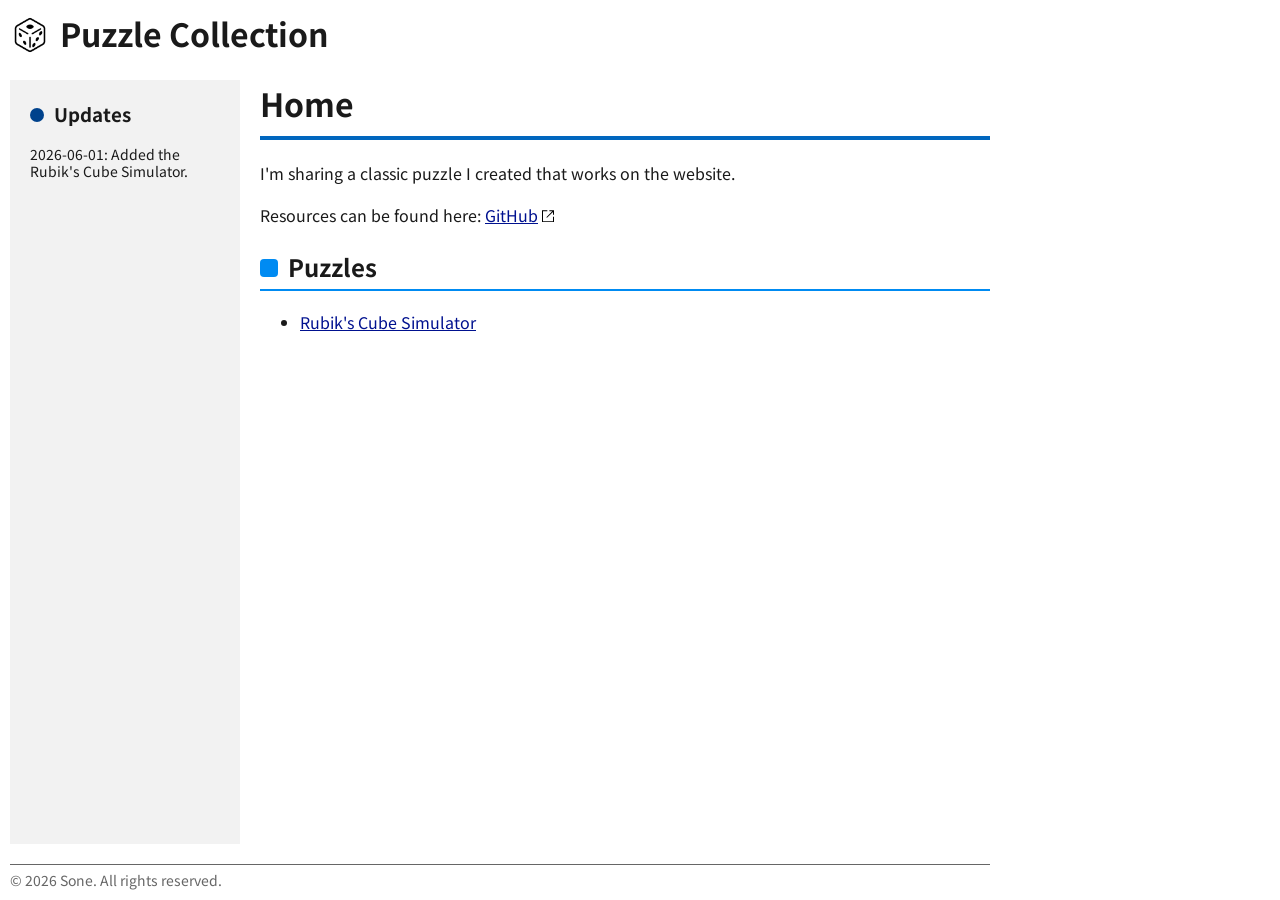
<file: index.html>
<!DOCTYPE html>
<html lang="en">
<head>
    <meta charset="UTF-8">
    <meta name="viewport" content="width=device-width, initial-scale=1.0">

    <!-- SEO -->
    <title>Puzzle Collection</title>
    <meta name="description" content="I'm sharing a classic puzzle I created that works on the website.">
    <meta name="robots" content="index, follow">
    <link rel="canonical" href="https://sone0123.github.io/classic/">

    <!-- SEO: OG & Twitter -->
    <meta property="og:type" content="website">
    <meta property="og:site_name" content="Puzzle Collection">
    <meta property="og:title" content="Puzzle Collection">
    <meta property="og:description" content="I'm sharing a classic puzzle I created that works on the website.">
    <meta property="og:url" content="https://sone0123.github.io/classic/">
    <meta property="og:image" content="https://sone0123.github.io/classic/public/web-app-manifest-512x512.png">
    <meta name="twitter:card" content="summary">
    <meta name="twitter:title" content="Puzzle Collection">
    <meta name="twitter:description" content="I'm sharing a classic puzzle I created that works on the website.">
    <meta name="twitter:image" content="https://sone0123.github.io/classic/public/web-app-manifest-512x512.png">

    <!-- Google Fonts -->
    <link rel="preconnect" href="https://fonts.googleapis.com">
    <link rel="preconnect" href="https://fonts.gstatic.com" crossorigin>
    <link href="https://fonts.googleapis.com/css2?family=Noto+Sans+JP:wght@100..900&family=Noto+Sans+Mono:wght@100..900&display=swap" rel="stylesheet">

    <!-- Favicon -->
    <link rel="icon" type="image/png" href="public/favicon-96x96.png" sizes="96x96" />
    <link rel="icon" type="image/svg+xml" href="public/favicon.svg" />
    <link rel="shortcut icon" href="public/favicon.ico" />
    <link rel="apple-touch-icon" sizes="180x180" href="public/apple-touch-icon.png" />
    <meta name="apple-mobile-web-app-title" content="Puzzles" />
    <link rel="manifest" href="public/site.webmanifest" />

    <!-- CSS -->
    <link rel="stylesheet" href="style.css">

    <!-- SEO: Structured data -->
    <script type="application/ld+json">
    {
        "@context": "https://schema.org",
        "@type": "WebSite",
        "name": "Puzzle Collection",
        "url": "https://sone0123.github.io/classic/",
        "description": "I'm sharing a classic puzzle I created that works on the website.",
        "publisher": {
            "@type": "Person",
            "name": "Sone",
            "url": "https://github.com/sone0123"
        }
    }
    </script>
</head>
<body>
    <header>
        <img src="public/favicon.svg" alt="Logo" class="logo">
        <span>Puzzle Collection</span>
    </header>
    <main>
        <h1>Home</h1>
        <p>I'm sharing a classic puzzle I created that works on the website.</p>
        <p>Resources can be found here: <a href="https://github.com/sone0123" target="_blank" rel="noopener noreferrer">GitHub</a></p>
        <h2>Puzzles</h2>
        <ul>
            <li><a href="rubikscube/index.html">Rubik's Cube Simulator</a></li>
        </ul>
    </main>
    <aside>
        <h3>Updates</h3>
        <p><time datetime="2026-06-01">2026-06-01</time>: Added the Rubik's Cube Simulator.</p>
    </aside>
    <footer>
        &copy; 2026 Sone. All rights reserved.
    </footer>
</body>
</html>
</file>
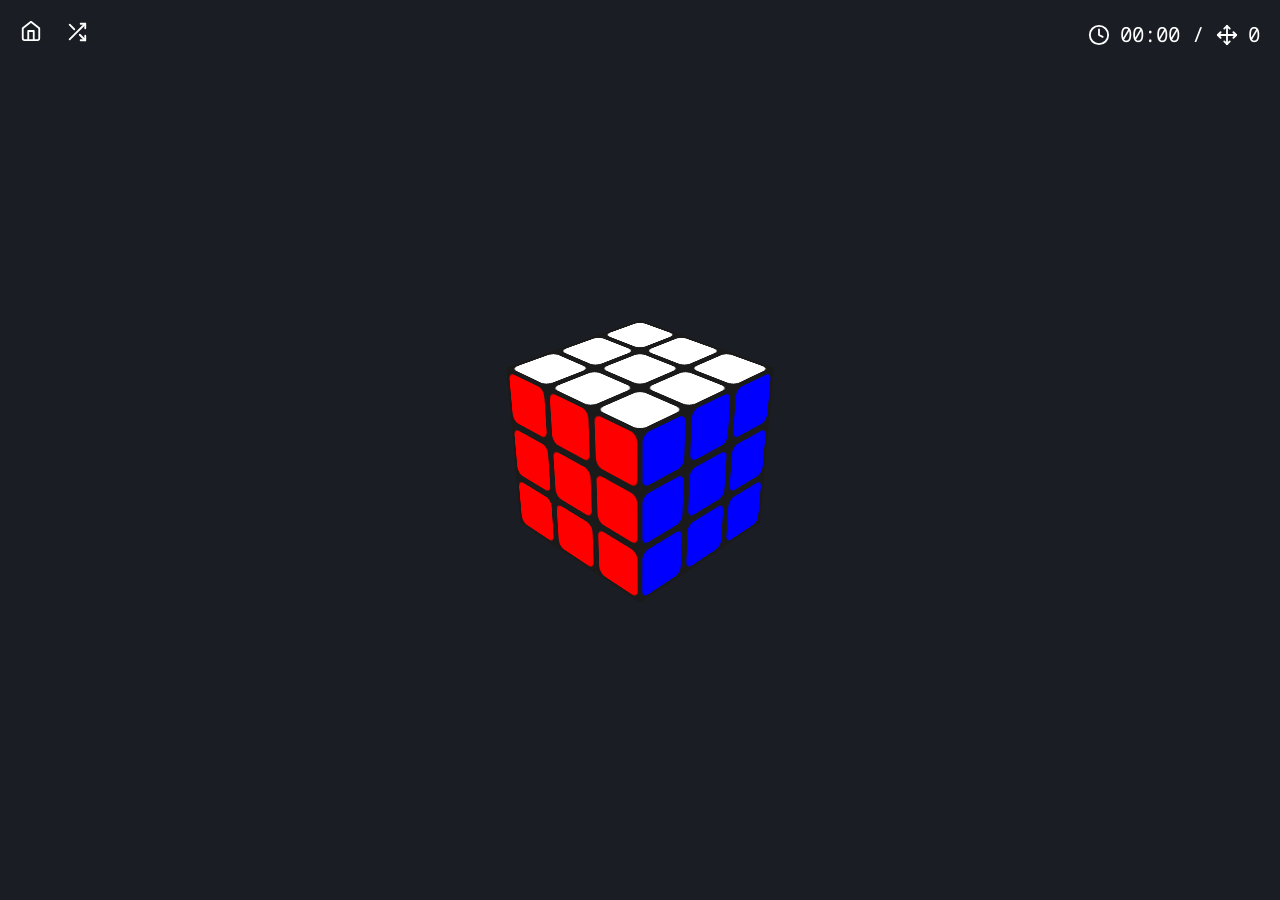
<file: rubikscube/index.html>
<!DOCTYPE html>
<html lang="en">
<head>
    <meta charset="UTF-8">
    <meta name="viewport" content="width=device-width, initial-scale=1.0">

    <!-- SEO -->
    <title>Rubik's Cube Simulator | Puzzle Collection</title>
    <meta name="description" content="Simple Rubik's Cube Simulator in the browser, with scramble, timer, and move counter features.">
    <meta name="robots" content="index, follow">
    <link rel="canonical" href="https://sone0123.github.io/classic/rubikscube/">

    <!-- SEO: OG & Twitter -->
    <meta property="og:type" content="website">
    <meta property="og:site_name" content="Puzzle Collection">
    <meta property="og:title" content="Rubik's Cube Simulator | Puzzle Collection">
    <meta property="og:description" content="Simple Rubik's Cube Simulator in the browser, with scramble, timer, and move counter features.">
    <meta property="og:url" content="https://sone0123.github.io/classic/rubikscube/">
    <meta property="og:image" content="https://sone0123.github.io/classic/public/web-app-manifest-512x512.png">
    <meta name="twitter:card" content="summary">
    <meta name="twitter:title" content="Rubik's Cube Simulator | Puzzle Collection">
    <meta name="twitter:description" content="Simple Rubik's Cube Simulator in the browser, with scramble, timer, and move counter features.">
    <meta name="twitter:image" content="https://sone0123.github.io/classic/public/web-app-manifest-512x512.png">
    
    <!-- Google Fonts -->
    <link rel="preconnect" href="https://fonts.googleapis.com">
    <link rel="preconnect" href="https://fonts.gstatic.com" crossorigin>
    <link href="https://fonts.googleapis.com/css2?family=Noto+Sans+JP:wght@100..900&family=Noto+Sans+Mono:wght@100..900&display=swap" rel="stylesheet">

    <!-- Favicon -->
    <link rel="icon" type="image/png" href="../public/favicon-96x96.png" sizes="96x96" />
    <link rel="icon" type="image/svg+xml" href="../public/favicon.svg" />
    <link rel="shortcut icon" href="../public/favicon.ico" />
    <link rel="apple-touch-icon" sizes="180x180" href="../public/apple-touch-icon.png" />
    <meta name="apple-mobile-web-app-title" content="Puzzles" />
    <link rel="manifest" href="../public/site.webmanifest" />

    <!-- CSS -->
    <link rel="stylesheet" href="style.css">

    <!-- SEO: Structured data -->
    <script type="application/ld+json">
    {
        "@context": "https://schema.org",
        "@type": "VideoGame",
        "name": "Rubik's Cube Simulator",
        "url": "https://sone0123.github.io/classic/rubikscube/",
        "description": "A simple Rubik's Cube Simulator in the browser, with scramble, timer, and move counter features.",
        "applicationCategory": "Game",
        "operatingSystem": "Web browser",
        "publisher": {
            "@type": "Person",
            "name": "Sone",
            "url": "https://github.com/sone0123"
        },
        "isPartOf": {
            "@type": "WebSite",
            "name": "Puzzle Collection",
            "url": "https://sone0123.github.io/classic/"
        }
    }
    </script>
</head>
<body>
    <!-- SEO: Accessibility -->
    <main class="visually-hidden">
        <h1>Rubik's Cube Simulator</h1>
        <p>Simple Rubik's Cube Simulator in the browser, with scramble, timer, and move counter features.</p>
    </main>

    <!-- ホームボタン -->
    <a id="homeBtn" href=".." aria-label="Home" title="Home">
        <svg
            xmlns="http://www.w3.org/2000/svg"
            width="22" height="22"
            viewBox="0 0 24 24"
            fill="none"
            stroke="currentColor"
            stroke-width="2"
            stroke-linecap="round"
            stroke-linejoin="round"
        >
            <path d="M3 9l9-7 9 7v11a2 2 0 0 1-2 2H5a2 2 0 0 1-2-2z"></path>
            <polyline points="9 22 9 12 15 12 15 22"></polyline>
        </svg>
    </a>

    <!-- スクランブルボタン -->
    <button id="scrambleBtn" aria-label="Scramble" title="Scramble">
        <svg
            xmlns="http://www.w3.org/2000/svg"
            width="22" height="22"
            viewBox="0 0 24 24"
            fill="none"
            stroke="currentColor"
            stroke-width="2"
            stroke-linecap="round"
            stroke-linejoin="round"
        >
            <polyline points="16 3 21 3 21 8"></polyline>
            <line x1="4" y1="20" x2="21" y2="3"></line>
            <polyline points="21 16 21 21 16 21"></polyline>
            <line x1="15" y1="15" x2="21" y2="21"></line>
            <line x1="4" y1="4" x2="9" y2="9"></line>
        </svg>
    </button>

    <!-- HUD -->
    <div id="statusHUD">
        <span id="timerDisplay">00:00</span> / <span id="moveCountDisplay">0</span>
    </div>

    <!-- キューブ -->
    <div class="scene">
        <div class="cube" id="cube">
        </div>
    </div>

    <!-- スクリプト -->
    <script src="script.js"></script>
</body>
</html>
</file>
<file: style.css>
:root {
    --color-primary: #0066BE;
    --color-secondary: #008BF2;
    --color-tertiary: #00428C;
    --color-background: #FFFFFF;
    --color-common: #1A1A1A;
    --color-common2: #666666;
    --color-common3: #F2F2F2;
    --color-link-default: #00118F;
    --color-link-visited: #8B008B;
    --color-accent: #FB5B01;
    --color-success: #259D63;
    --color-error: #EC0000;
    --color-warning: #B78F00;
}

html {
    font-family: "Noto Sans JP", sans-serif;
    background-color: var(--color-background);
    color: var(--color-common);
    scroll-behavior: smooth;
    box-sizing: border-box;
}

* {
    box-sizing: inherit;
}

body {
    display: grid;
    grid-template-columns: repeat(12, [col-start] 1fr);
    grid-template-rows: auto 1fr auto;
    gap: 20px;
    max-width: 1000px;
    height: 100vh;
    margin: 0;
    padding: 10px;
}

body > * {
    grid-column: col-start / span 12;
}

header {
    font-size: 32px;
    font-weight: bold;
    display: flex;
    align-items: center;
}

header .logo {
    width: 40px;
    height: 40px;
    margin-right: 10px;
}

header span {
    padding-bottom: 4px;
}

footer {
    font-size: 14px;
    color: var(--color-common2);
    border-top: 1px solid var(--color-common2);
    padding-top: 5px;
}

aside {
    background-color: var(--color-common3);
    padding: 20px;
}

@media (width >= 768px) {
    aside {
        grid-column: col-start / span 3;
        grid-row: 2;
    }
    main {
        grid-column: col-start 4 / span 9;
        grid-row: 2;
    }
}

h1 {
    border-bottom: 4px solid var(--color-primary);
    padding-bottom: 10px;
    margin-top: 0;
}

h2 {
    border-bottom: 2px solid var(--color-secondary);
    padding-bottom: 5px;
}

h2::before {
    content: "";
    display: inline-block;
    width: 18px;
    height: 18px;
    border-radius: 4px;
    background-color: var(--color-secondary);
    margin-right: 10px;
}

h3::before {
    content: "";
    display: inline-block;
    width: 14px;
    height: 14px;
    border-radius: 100%;
    background-color: var(--color-tertiary);
    margin-right: 10px;
}

aside h3 {
    margin-top: 0;
}

p,
li {
    line-height: 1.6;
}

aside p {
    font-size: 14px;
    line-height: 1.2;
}

a {
    color: var(--color-link-default);
}

a:visited {
    color: var(--color-link-visited);
}

a:hover,
a:active {
    color: var(--color-accent);
    text-decoration: none;
}

a[target="_blank"]::after {
    content: "";
    display: inline-block;
    width: 1rem;
    height: 1rem;
    margin-left: 0.1rem;
    background-size: 100%;
    background-image: url("data:image/svg+xml,<svg xmlns='http://www.w3.org/2000/svg' width='16' height='16' viewBox='0 0 48 35' role='img'><path d='M22 6V9H9V39H39V26H42V42H6V6H22ZM42 6V20H39V11.2L21 29L19 27L36.8 9H28V6H42Z'/></svg>");
}
</file>
<file: rubikscube/style.css>
/* ページ全体 */
body {
    display: flex;
    flex-direction: column;
    justify-content: center;
    align-items: center;
    height: 100vh;
    margin: 0;
    background-color: #1a1d24;
    color: white;
    font-family: "Noto Sans JP", sans-serif;
    overflow: hidden;
    user-select: none;
}

/* SEO: Accessibility */
.visually-hidden {
    position: absolute;
    width: 1px;
    height: 1px;
    padding: 0;
    margin: -1px;
    overflow: hidden;
    clip: rect(0, 0, 0, 0);
    white-space: nowrap;
    border: 0;
}

/* シーン全体 */
.scene {
    width: 200px;
    height: 200px;
    perspective: 800px;
}

/* キューブ全体 */
.cube {
    width: 100%;
    height: 100%;
    position: relative;
    transform-style: preserve-3d;
    transform: rotateX(-30deg) rotateY(-45deg);
}

/* 各ブロック */
.cubie {
    width: 60px;
    height: 60px;
    position: absolute;
    top: 70px; 
    left: 70px;
    transform-style: preserve-3d;
}

/* アニメーション用 */
.layer {
    position: absolute;
    width: 100%;
    height: 100%;
    transform-style: preserve-3d;
    transition: transform 0.3s ease-in-out;
}

/* フェイス */
.face {
    position: absolute;
    width: 60px;
    height: 60px;
    background-color: #1a1a1a;
    box-sizing: border-box;
    cursor: grab;
}

.face::before {
    content: '';
    position: absolute;
    top: 4px;
    left: 4px;
    right: 4px;
    bottom: 4px;
    background-color: var(--face-color, #1a1a1a);
    border-radius: 8px;
}

.face:active {
    cursor: grabbing;
}

.front  { transform: rotateY(  0deg) translateZ(29px); }
.back   { transform: rotateY(180deg) translateZ(29px); }
.right  { transform: rotateY( 90deg) translateZ(29px); }
.left   { transform: rotateY(-90deg) translateZ(29px); }
.top    { transform: rotateX( 90deg) translateZ(29px); }
.bottom { transform: rotateX(-90deg) translateZ(29px); }

/* スクランブルボタン */
#scrambleBtn {
    position: absolute;
    top: 20px;
    left: 60px;
    color: white;
    cursor: pointer;
    background: none;
    border: none;
}

#scrambleBtn:disabled {
    cursor: default;
    color: #555;
}

/* ホームボタン */
#homeBtn {
    position: absolute;
    top: 20px;
    left: 20px;
    color: white;
    cursor: pointer;
}

/* HUD */
#statusHUD {
    font-family: "Noto Sans Mono", monospace;
    position: absolute;
    top: 20px;
    right: 20px;
    font-size: 1.3rem;
    color: white;
    pointer-events: none;
}

/* タイマーアイコン */
#timerDisplay::before {
    content: url('data:image/svg+xml;utf8,<svg xmlns="http://www.w3.org/2000/svg" width="22" height="22" viewBox="0 0 24 24" fill="none" stroke="white" stroke-width="2" stroke-linecap="round" stroke-linejoin="round"><circle cx="12" cy="12" r="10"></circle><polyline points="12 6 12 12 16 14"></polyline></svg>');
    display: inline-block;
    vertical-align: middle;
    margin-right: 10px;
    position: relative;
    top: 2px;
}

/* カウントアイコン */
#moveCountDisplay::before {
    content: url('data:image/svg+xml;utf8,<svg xmlns="http://www.w3.org/2000/svg" width="22" height="22" viewBox="0 0 24 24" fill="none" stroke="white" stroke-width="2" stroke-linecap="round" stroke-linejoin="round"><polyline points="5 9 2 12 5 15"></polyline><polyline points="9 5 12 2 15 5"></polyline><polyline points="19 9 22 12 19 15"></polyline><polyline points="9 19 12 22 15 19"></polyline><line x1="2" y1="12" x2="22" y2="12"></line><line x1="12" y1="2" x2="12" y2="22"></line></svg>');
    display: inline-block;
    vertical-align: middle;
    margin-right: 10px;
    position: relative;
    top: 2px;
}
</file>
